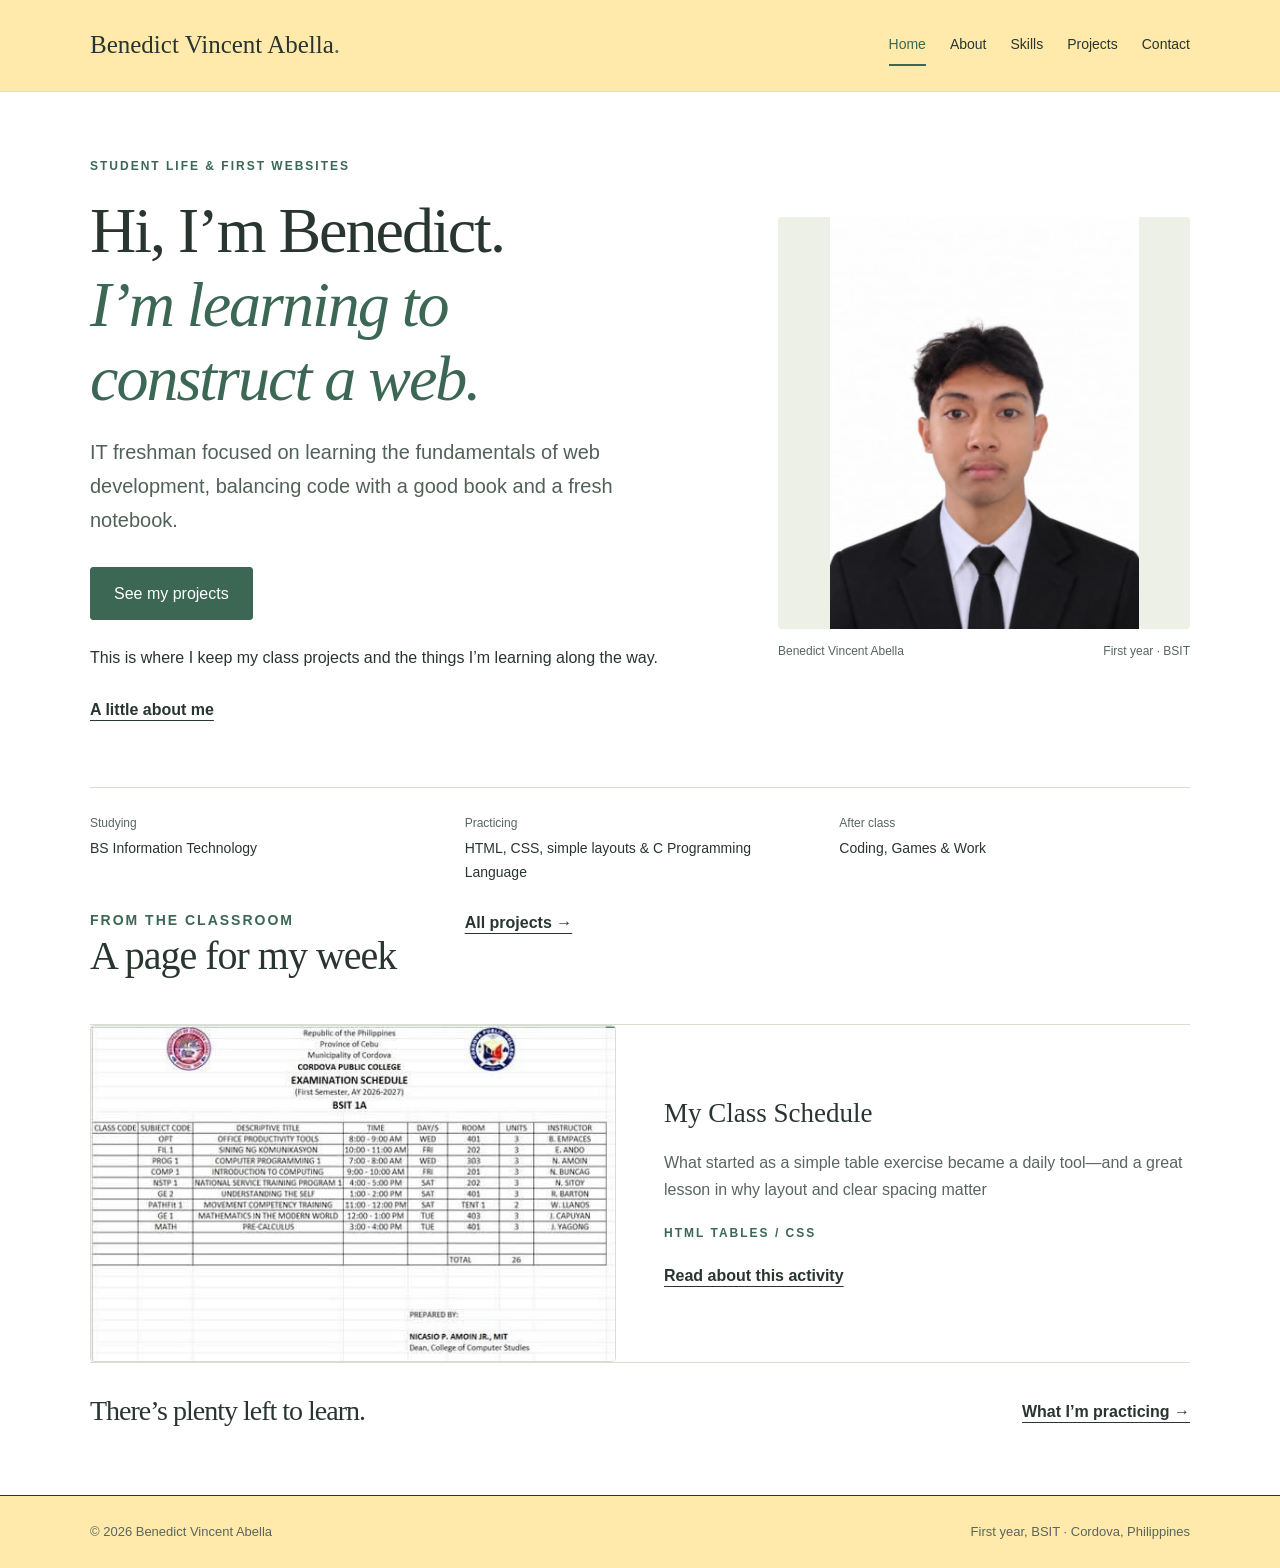
<file: index.html>
<!DOCTYPE html>
<html lang="en">
    <head>
        <meta charset="UTF-8">
        <meta name="viewport" content="width=device-width, initial-scale=1.0">
        <title>Home — Benedict Vincent Abella | Student Portfolio</title>
        <meta
            name="description"
            content="Benedict's first-year BSIT portfolio, with his class performance tasks, everyday interests, and web skills in the making."
        >
        <link rel="stylesheet" href="css/style.css">
    </head>
    <body>
        <a class="skip-link" href="#main">Skip to content</a>
        <header class="site-header">
            <div class="container navbar">
                <a class="brand" href="index.html">Benedict Vincent Abella<span class="muted">.</span></a>
                <nav class="nav-links" aria-label="Main navigation">
                    <a href="index.html" class="active" aria-current="page">Home</a>
                    <a href="about.html">About</a>
                    <a href="skills.html">Skills</a>
                    <a href="projects.html">Projects</a>
                    <a href="contact.html">Contact</a>
                </nav>
            </div>
        </header>
        <main id="main" class="container" tabindex="-1">
            <section class="hero" aria-label="Introduction">
                <div>
                    <p class="eyebrow">Student life &amp; first websites</p>
                    <h1>Hi, I’m Benedict.<br><span>I’m learning to<br>construct a web.</span></h1>
                    <p class="lead">
                        IT freshman focused on learning the fundamentals of web development, balancing code with a good book and a fresh notebook.
                    </p>
                    <p class="muted"></p>
                    <div class="actions">
                        <a class="button" href="projects.html">See my projects</a>This is where I keep my class projects and the things I’m learning along the way. 
                        <a class="text-link" href="about.html">A little about me</a>
                    </div>
                </div>
                <figure class="portrait">
                    <img
                        src="assets\images\Benedict faces.jfif"
                        alt="Benedict's Face"
                        width="600"
                        height="600"
                    >
                    <figcaption><span>Benedict Vincent Abella</span><span>First year · BSIT</span></figcaption>
                </figure>
            </section>
            <div class="semester-strip">
                <p><span>Studying</span>BS Information Technology</p>
                <p><span>Practicing</span>HTML, CSS, simple layouts &amp; C Programming Language</p>
                <p><span>After class</span>Coding, Games &amp; Work
                    <div>
                        <p class="eyebrow">From the classroom</p>
                        <h2 id="recent-title">A page for my week</h2>
                    </div>
                    <a class="text-link" href="projects.html">All projects →</a>
                </div>
                <article class="feature">
                    <img
                        src="assets\images\BSIT 1A Schedule.jfif"   
                        alt="A weekly class schedule with subject names arranged in a simple table"
                        width="800"
                        height="500"
                        loading="lazy"
                    >
                    <div>
                        <h3>My Class Schedule</h3>
                        <p class="muted">
                            What started as a simple table exercise became a daily tool—and a great lesson in why layout and clear spacing matter
                        </p>
                        <p class="eyebrow">HTML tables / CSS</p>
                        <a class="text-link" href="projects.html">Read about this activity</a>
                    </div>
                </article>
            </section>
            <div class="closing">
                <h2>There’s plenty left to learn.</h2>
                <a class="text-link" href="skills.html">What I’m practicing →</a>
            </div>
        </main>
        <footer class="footer">
            <div class="container footer-inner">
                <p>© 2026 Benedict Vincent Abella</p>
                <p>First year, BSIT · Cordova, Philippines</p>
            </div>
        </footer>
    </body>
</html>
</file>
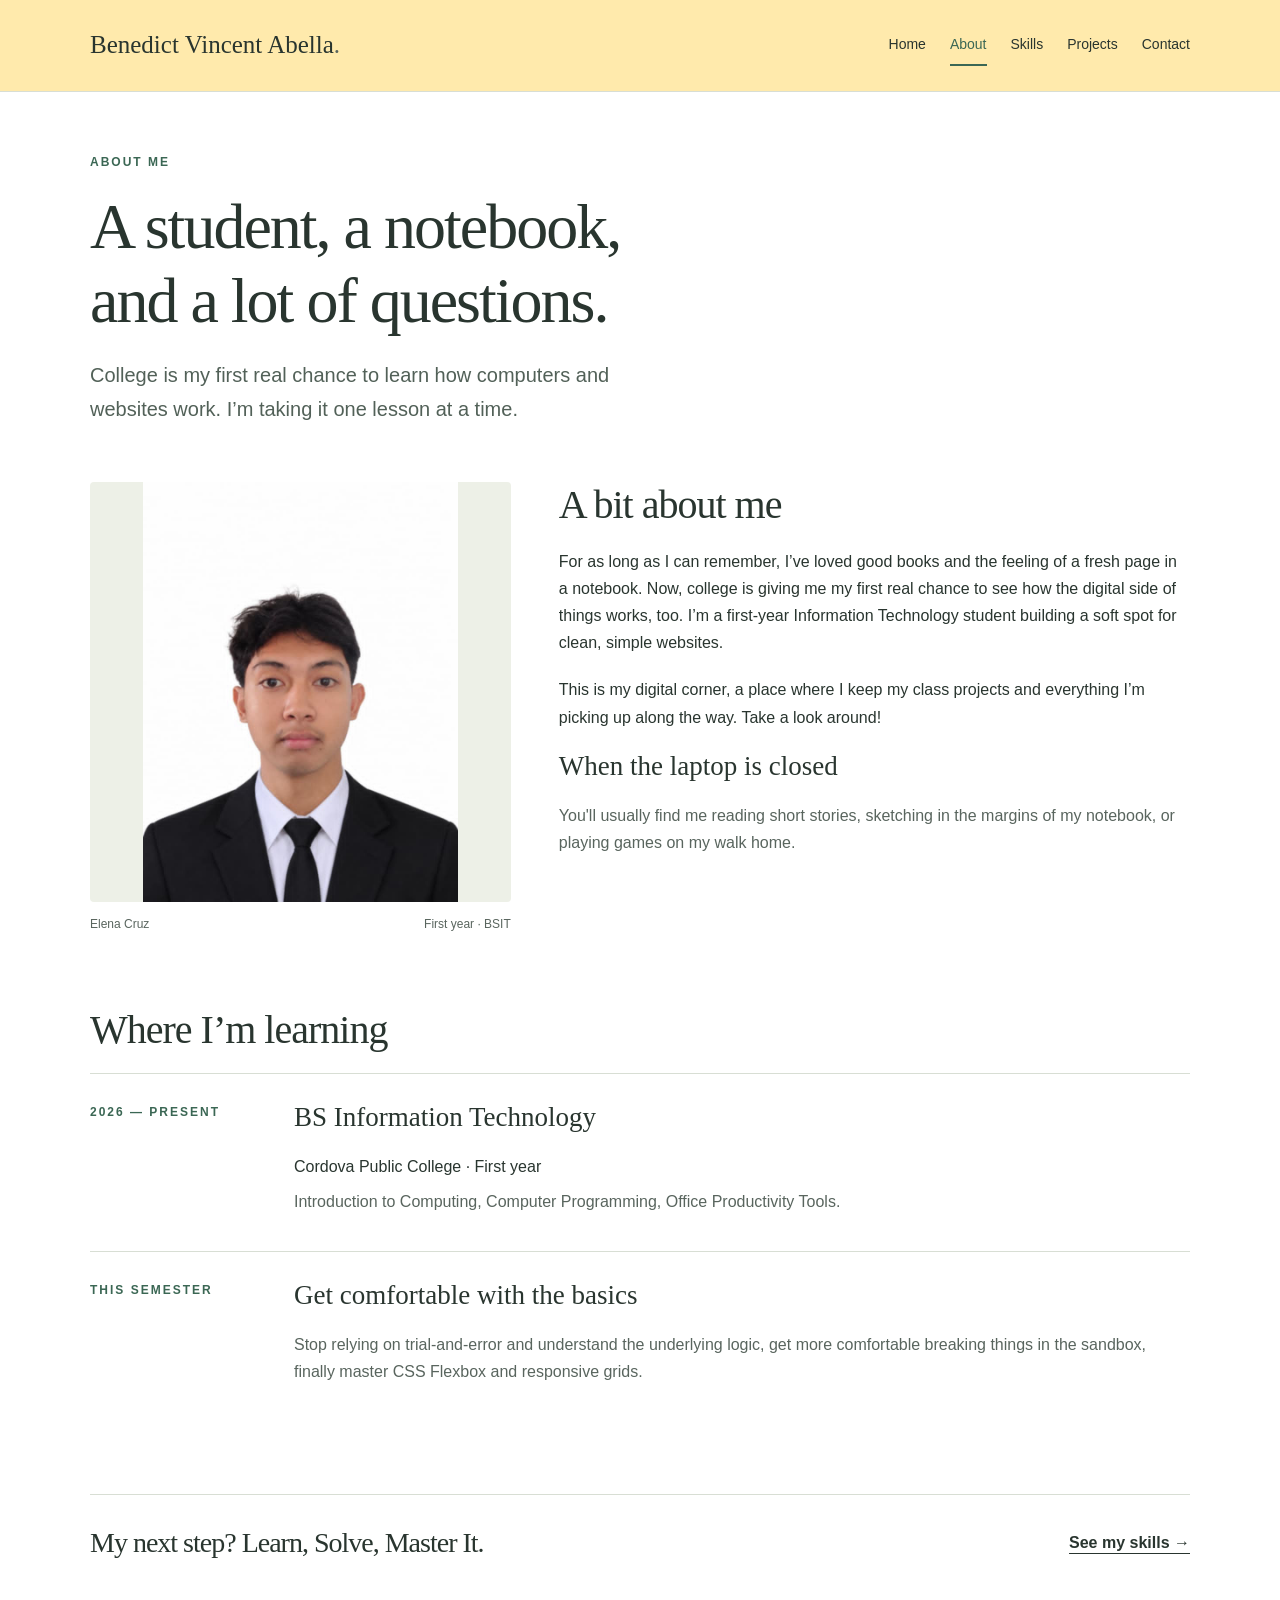
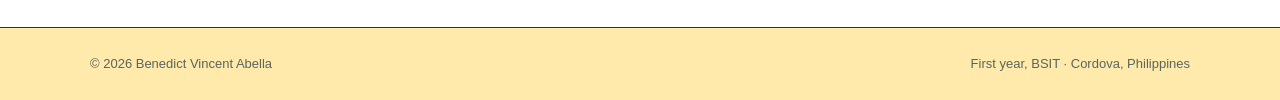
<file: about.html>
<!DOCTYPE html>
<html lang="en">
    <head>
        <meta charset="UTF-8">
        <meta name="viewport" content="width=device-width, initial-scale=1.0">
        <title>About — Benedict Vincent Abella | Student Portfolio</title>
        <meta
            name="description"
            content="Benedict's first-year BSIT portfolio, with his class performance tasks, everyday interests, and web skills in the making."
        >
        <link rel="stylesheet" href="css/style.css">
    </head>
    <body>
        <a class="skip-link" href="#main">Skip to content</a>
        <header class="site-header">
            <div class="container navbar">
                <a class="brand" href="index.html">Benedict Vincent Abella<span class="muted">.</span></a>
                <nav class="nav-links" aria-label="Main navigation">
                    <a href="index.html">Home</a>
                    <a href="about.html" class="active" aria-current="page">About</a>
                    <a href="skills.html">Skills</a>
                    <a href="projects.html">Projects</a>
                    <a href="contact.html">Contact</a>
                </nav>
            </div>
        </header>
        <main id="main" class="container" tabindex="-1">
            <header class="page-intro">
                <p class="eyebrow">About me</p>
                <h1>A student, a notebook,<br>and a lot of questions.</h1>
                <p class="lead">
                    College is my first real chance to learn how computers and websites work. I’m taking it one
                    lesson at a time.
                </p>
            </header>
            <div class="about-grid">
                <figure class="portrait">
                    <img
                        src="assets\images\Benedict faces.jfif"
                        alt="Illustrated avatar of Elena in a cream hoodie and muted-green shirt"
                        width="600"
                        height="600"
                    >
                    <figcaption><span>Elena Cruz</span><span>First year · BSIT</span></figcaption>
                </figure>
                <div>
                    <h2>A bit about me</h2>
                    <p>
                        For as long as I can remember, I’ve loved good books and the feeling of a fresh page in a notebook. 
                        Now, college is giving me my first real chance to see how the digital side of things works, too.
                        I’m a first-year Information Technology student building a soft spot for clean, simple websites.
                    </p>
                    <p>
                        This is my digital corner, a place where I keep my class projects and everything I’m picking up along the way. Take a look around!
                    </p>
                    <h3>When the laptop is closed</h3>
                    <p class="muted">
                        You'll usually find me reading short stories, sketching in the margins of my notebook, or playing games on my walk home.
                    </p>
                </div>
            </div>
            <section class="section" aria-labelledby="education-title">
                <h2 id="education-title">Where I’m learning</h2>
                <div class="education-row">
                    <p class="eyebrow">2026 — Present</p>
                    <div>
                        <h3>BS Information Technology</h3>
                        <p>Cordova Public College · First year</p>
                        <p class="muted">Introduction to Computing, Computer Programming, Office Productivity Tools.</p>
                    </div>
                </div>
                <div class="education-row">
                    <p class="eyebrow">This semester</p>
                    <div>
                        <h3>Get comfortable with the basics</h3>
                        <p class="muted">
                            Stop relying on trial-and-error and understand the underlying logic, get more comfortable breaking things in the sandbox, 
                            finally master CSS Flexbox and responsive grids.
                        </p>
                    </div>
                </div>
            </section>
            <div class="closing">
                <h2>My next step? Learn, Solve, Master It.</h2>
                <a class="text-link" href="skills.html">See my skills →</a>
            </div>
        </main>
        <footer class="footer">
            <div class="container footer-inner">
                <p>© 2026 Benedict Vincent Abella</p>
                <p>First year, BSIT · Cordova, Philippines</p>
            </div>
        </footer>
    </body>
</html>
</file>
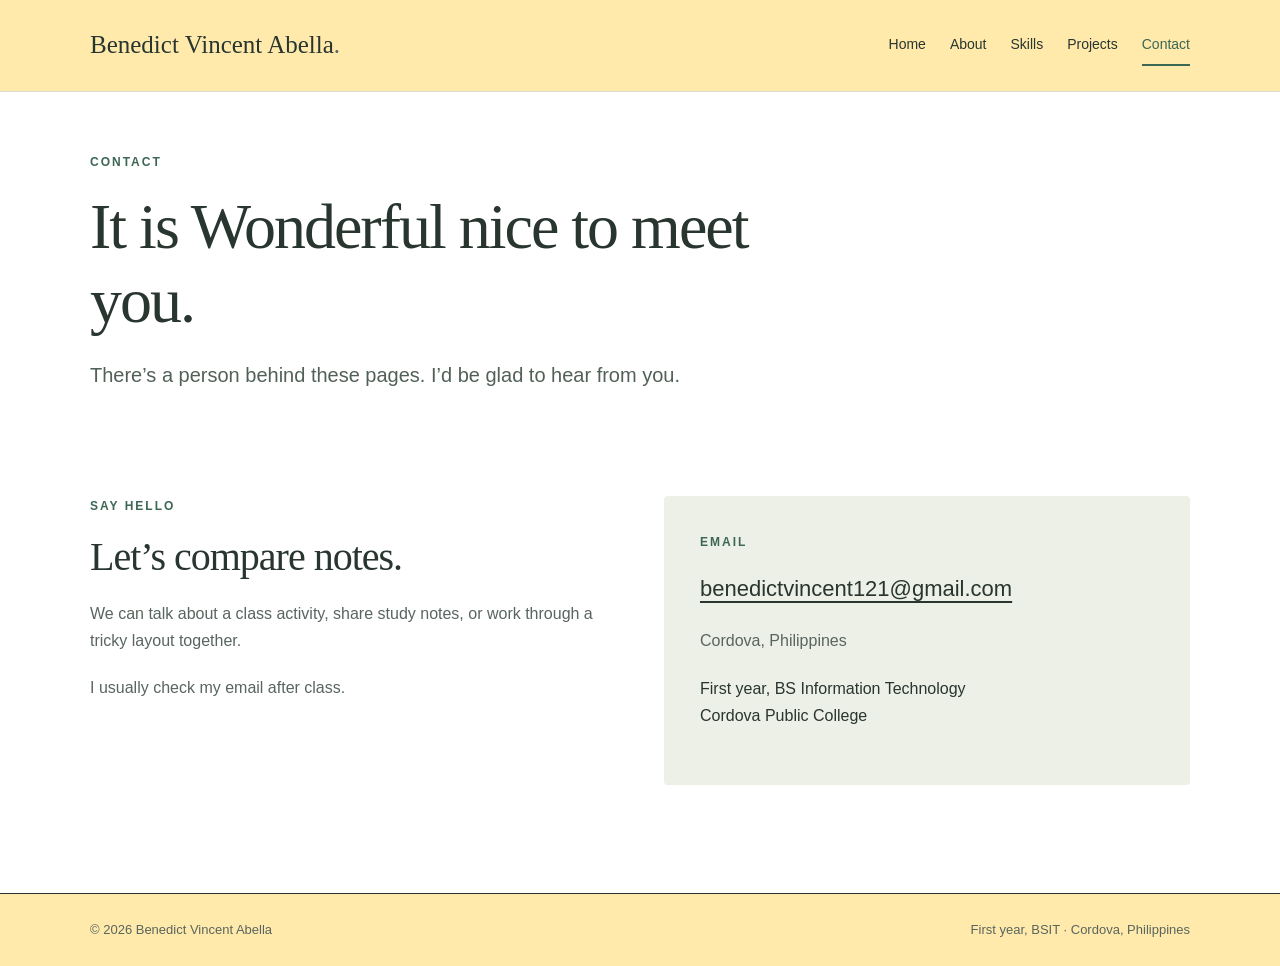
<file: contact.html>
<!DOCTYPE html>
<html lang="en">
    <head>
        <meta charset="UTF-8">
        <meta name="viewport" content="width=device-width, initial-scale=1.0">
        <title>Contact — Benedict Vincent Abella | Student Portfolio</title>
        <meta
            name="description"
            content="Benedict's first-year BSIT portfolio, with his class performance tasks, everyday interests, and web skills in the making."
        >
        <link rel="stylesheet" href="css/style.css">
    </head>
    <body>
        <a class="skip-link" href="#main">Skip to content</a>
        <header class="site-header">
            <div class="container navbar">
                <a class="brand" href="index.html">Benedict Vincent Abella<span class="muted">.</span></a>
                <nav class="nav-links" aria-label="Main navigation">
                    <a href="index.html">Home</a>
                    <a href="about.html">About</a>
                    <a href="skills.html">Skills</a>
                    <a href="projects.html">Projects</a>
                    <a href="contact.html" class="active" aria-current="page">Contact</a>
                </nav>
            </div>
        </header>
        <main id="main" class="container" tabindex="-1">
            <header class="page-intro">
                <p class="eyebrow">Contact</p>
                <h1>It is Wonderful nice to meet you.</h1>
                <p class="lead">There’s a person behind these pages. I’d be glad to hear from you.</p>
            </header>
            <section class="contact-section" aria-label="Contact details">
                <div>
                    <p class="eyebrow">Say hello</p>
                    <h2>Let’s compare notes.</h2>
                    <p class="muted">
                        We can talk about a class activity, share study notes, or work through a tricky layout together.
                    </p>
                    <p class="muted">
                        I usually check my email after class.
                    </p>
                </div>
                <div class="contact-card">
                    <p class="eyebrow">Email</p>
                    <p><a class="email-link" href="mailto:benedictvincent121@gmail.com">benedictvincent121@gmail.com</a></p>
                    <p class="muted">Cordova, Philippines</p>
                    <p>First year, BS Information Technology<br>Cordova Public College</p>
                </div>
            </section>
        </main>
        <footer class="footer">
            <div class="container footer-inner">
                <p>© 2026 Benedict Vincent Abella</p>
                <p>First year, BSIT · Cordova, Philippines</p>
            </div>
        </footer>
    </body>
</html>
</file>
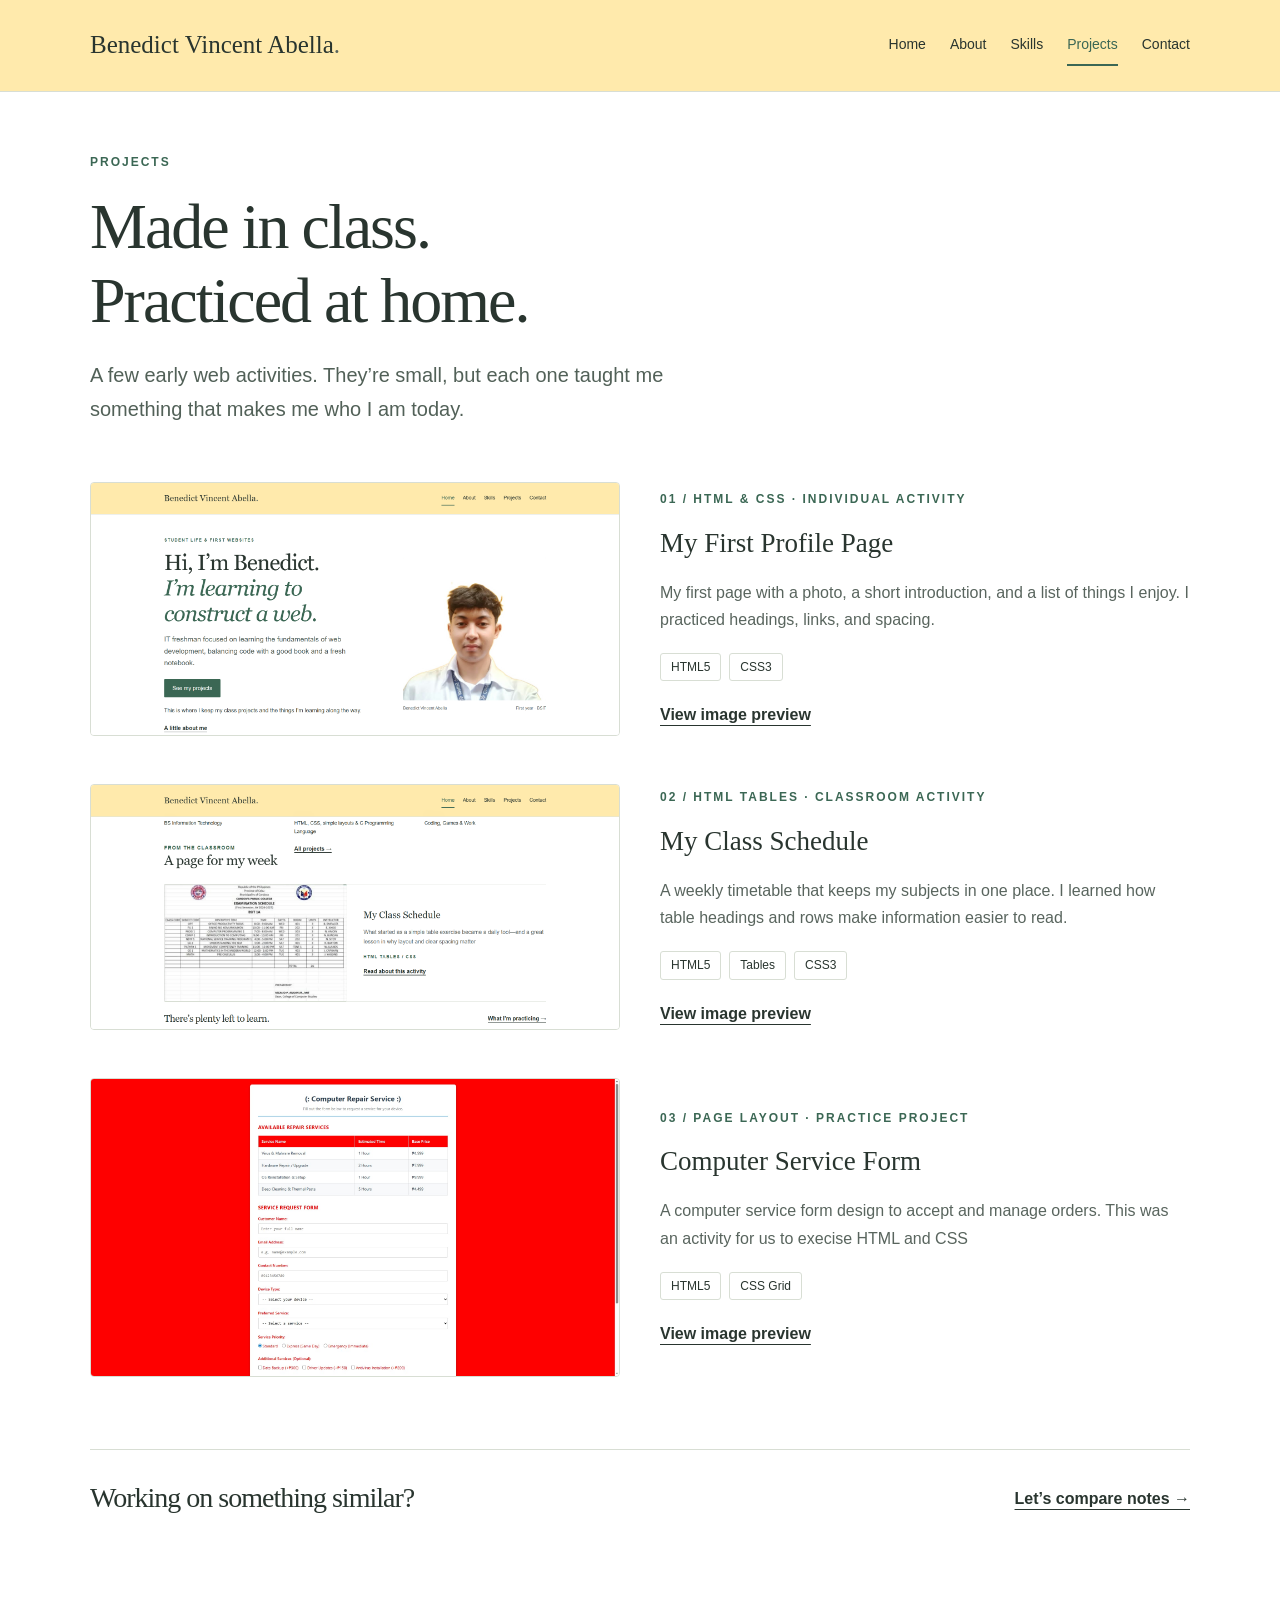
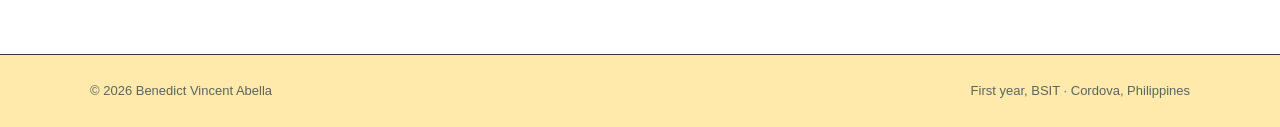
<file: projects.html>
<!DOCTYPE html>
<html lang="en">
    <head>
        <meta charset="UTF-8">
        <meta name="viewport" content="width=device-width, initial-scale=1.0">
        <title>Projects — Benedict Vincent Abella | Student Portfolio</title>
        <meta
            name="description"
            content="Benedict's first-year BSIT portfolio, with his class performance tasks, everyday interests, and web skills in the making."
        >
        <link rel="stylesheet" href="css/style.css">
    </head>
    <body>
        <a class="skip-link" href="#main">Skip to content</a>
        <header class="site-header">
            <div class="container navbar">
                <a class="brand" href="index.html">Benedict Vincent Abella<span class="muted">.</span></a>
                <nav class="nav-links" aria-label="Main navigation">
                    <a href="index.html">Home</a>
                    <a href="about.html">About</a>
                    <a href="skills.html">Skills</a>
                    <a href="projects.html" class="active" aria-current="page">Projects</a>
                    <a href="contact.html">Contact</a>
                </nav>
            </div>
        </header>
        <main id="main" class="container" tabindex="-1">
            <header class="page-intro">
                <p class="eyebrow">Projects</p>
                <h1>Made in class.<br>Practiced at home.</h1>
                <p class="lead">A few early web activities. They’re small, but each one taught me something that makes me who I am today.</p>
            </header>
            <div class="project-list">
                <article class="project-card">
                    <img
                        src="assets\images\1st Page.png"
                        alt="A cream personal profile webpage with an introduction and interests"
                        width="800"
                        height="500"
                        loading="lazy"
                    >
                    <div>
                        <p class="eyebrow">01 / HTML &amp; CSS · Individual activity</p>
                        <h3>My First Profile Page</h3>
                        <p class="muted">
                            My first page with a photo, a short introduction, and a list of things I enjoy. I practiced
                            headings, links, and spacing.
                        </p>
                        <ul class="tags">
                            <li>HTML5</li>
                            <li>CSS3</li>
                        </ul>
                        <a class="text-link" href="assets/images/personal-profile.png">View image preview</a>
                    </div>
                </article>
                <article class="project-card">
                    <img
                        src="assets\images\Class Schedule.png"
                        alt="A weekly class schedule with subject names arranged in a simple table"
                        width="800"
                        height="500"
                        loading="lazy"
                    >
                    <div>
                        <p class="eyebrow">02 / HTML tables · Classroom activity</p>
                        <h3>My Class Schedule</h3>
                        <p class="muted">
                            A weekly timetable that keeps my subjects in one place. I learned how table headings and rows
                            make information easier to read.
                        </p>
                        <ul class="tags">
                            <li>HTML5</li>
                            <li>Tables</li>
                            <li>CSS3</li>
                        </ul>
                        <a class="text-link" href="assets/images/class-schedule.png">View image preview</a>
                    </div>
                </article>
                <article class="project-card">
                    <img
                        src="assets\images\First website.jfif"
                        alt="A simple green and cream cafe menu listing coffee and snacks with prices"
                        width="800"
                        height="500"
                        loading="lazy"
                    >
                    <div>
                        <p class="eyebrow">03 / Page layout · Practice project</p>
                        <h3>Computer Service Form</h3>
                        <p class="muted">
                           A computer service form design to accept and manage orders. This was an activity for us to execise HTML and CSS
                        </p>
                        <ul class="tags">
                            <li>HTML5</li>
                            <li>CSS Grid</li>
                        </ul>
                        <a class="text-link" href="assets/images/cafe-menu.png">View image preview</a>
                    </div>
                </article>
            </div>
            <section class="section">
                <div class="closing">
                    <h2>Working on something similar?</h2>
                    <a class="text-link" href="contact.html">Let’s compare notes →</a>
                </div>
            </section>
        </main>
        <footer class="footer">
            <div class="container footer-inner">
                <p>© 2026 Benedict Vincent Abella</p>
                <p>First year, BSIT · Cordova, Philippines</p>
            </div>
        </footer>
    </body>
</html>
</file>
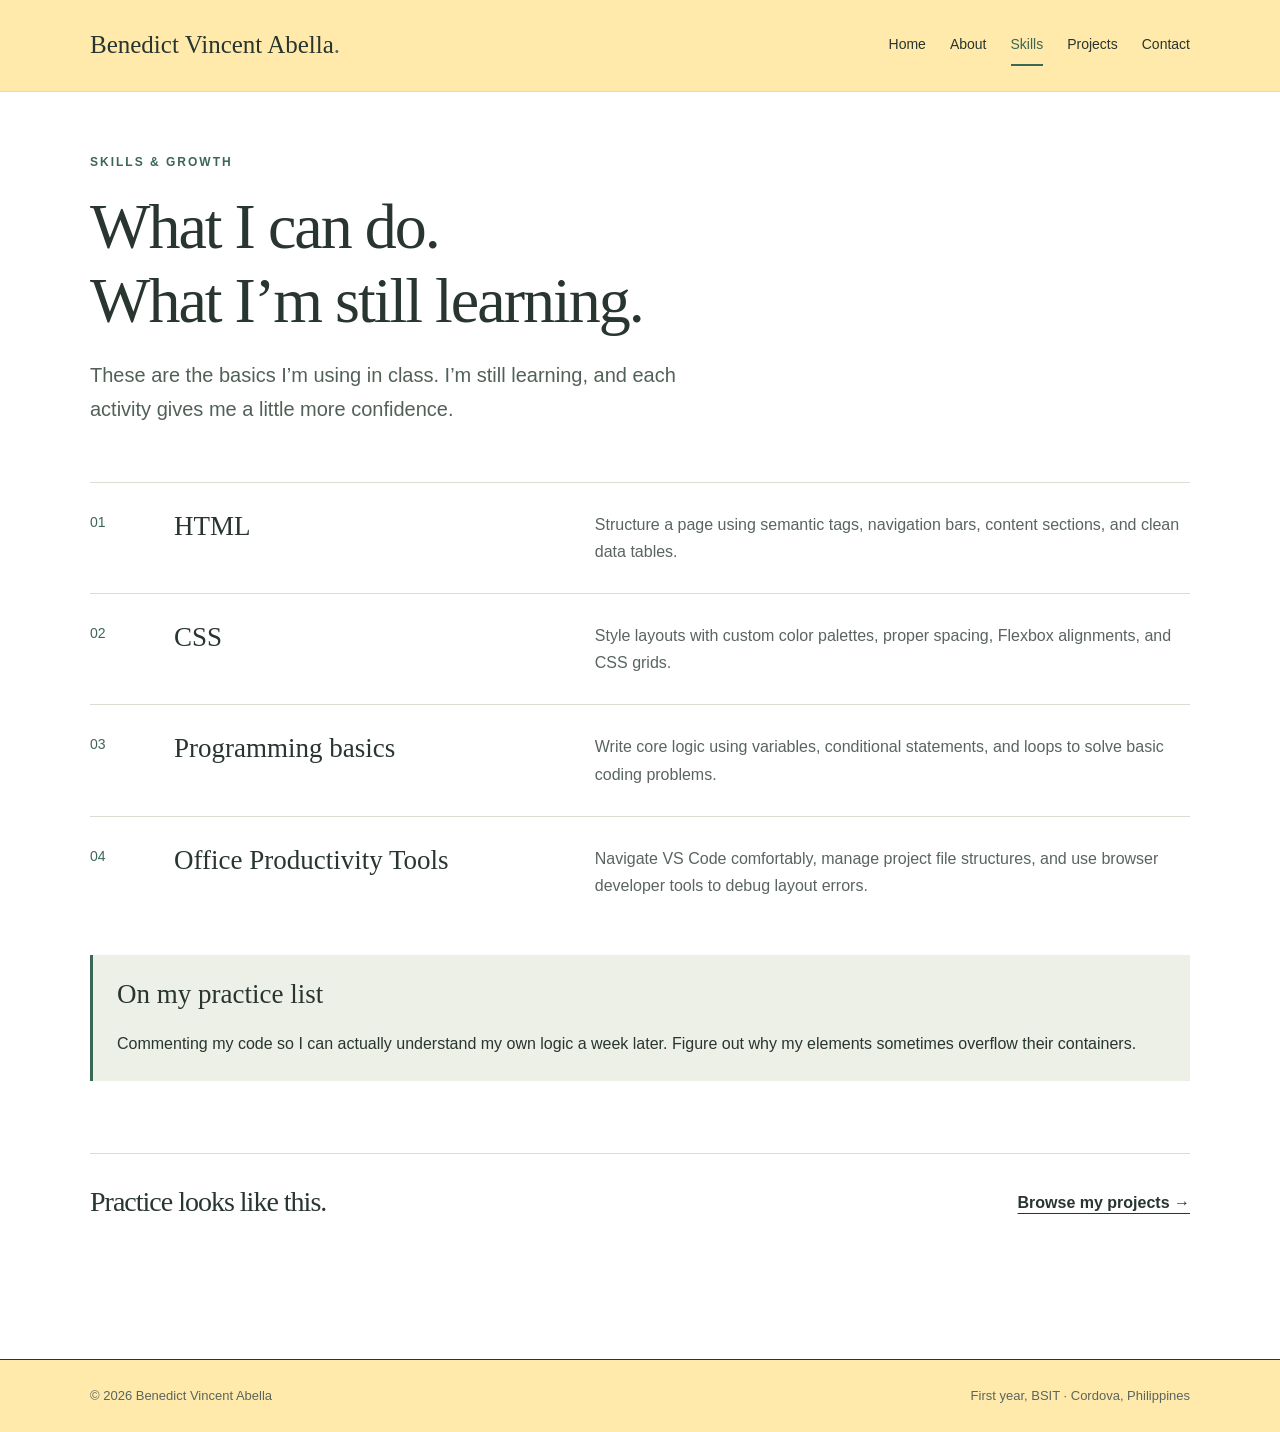
<file: skills.html>
<!DOCTYPE html>
<html lang="en">
    <head>
        <meta charset="UTF-8">
        <meta name="viewport" content="width=device-width, initial-scale=1.0">
        <title>Skills — Benedict Vincent Abella | Student Portfolio</title>
        <meta
            name="description"
            content="Benedict's first-year BSIT portfolio, with his class performance tasks, everyday interests, and web skills in the making."
        >
        <link rel="stylesheet" href="css/style.css">
    </head>
    <body>
        <a class="skip-link" href="#main">Skip to content</a>
        <header class="site-header">
            <div class="container navbar">
                <a class="brand" href="index.html">Benedict Vincent Abella<span class="muted">.</span></a>
                <nav class="nav-links" aria-label="Main navigation">
                    <a href="index.html">Home</a>
                    <a href="about.html">About</a>
                    <a href="skills.html" class="active" aria-current="page">Skills</a>
                    <a href="projects.html">Projects</a>
                    <a href="contact.html">Contact</a>
                </nav>
            </div>
        </header>
        <main id="main" class="container" tabindex="-1">
            <header class="page-intro">
                <p class="eyebrow">Skills &amp; Growth</p>
                <h1>What I can do.<br>What I’m still learning.</h1>
                <p class="lead">
                    These are the basics I’m using in class. I’m still learning, and each activity gives me a little
                    more confidence.
                </p>
            </header>
            <div class="skills-list">
                <article class="skill-row">
                    <span class="skill-number">01</span>
                    <h3>HTML</h3>
                    <p class="muted">
                        Structure a page using semantic tags, navigation bars, content sections, and clean data tables.
                    </p>
                </article>
                <article class="skill-row">
                    <span class="skill-number">02</span>
                    <h3>CSS</h3>
                    <p class="muted">
                        Style layouts with custom color palettes, proper spacing, Flexbox alignments, and CSS grids.
                    </p>
                </article>
                <article class="skill-row">
                    <span class="skill-number">03</span>
                    <h3>Programming basics</h3>
                    <p class="muted">
                        Write core logic using variables, conditional statements, and loops to solve basic coding problems.
                    </p>
                </article>
                <article class="skill-row">
                    <span class="skill-number">04</span>
                    <h3>Office Productivity Tools</h3>
                    <p class="muted">
                        Navigate VS Code comfortably, manage project file structures, and use browser developer tools to debug layout errors.
                </article>
            </div>
            <aside class="note">
                <h3>On my practice list</h3>
                <p>
                    Commenting my code so I can actually understand my own logic a week later. Figure out why my elements sometimes overflow their containers.
                </p>
            </aside>
            <section class="section">
                <div class="closing">
                    <h2>Practice looks like this.</h2>
                    <a class="text-link" href="projects.html">Browse my projects →</a>
                </div>
            </section>
        </main>
        <footer class="footer">
            <div class="container footer-inner">
                <p>© 2026 Benedict Vincent Abella</p>
                <p>First year, BSIT · Cordova, Philippines</p>
            </div>
        </footer>
    </body>
</html>
</file>
<file: css/style.css>
* {
    box-sizing: border-box;
}

html {
    scroll-behavior: smooth;
    scroll-padding-top: 108px;
}

body {
    margin: 0;
    padding-top: 92px;
    background-color: white;
    color: #29352f;
    font-family: Arial, Helvetica, sans-serif;
    line-height: 1.7;
}

.container {
    width: 88%;
    max-width: 1100px;
    margin: 0 auto;
}

img {
    display: block;
    width: 100%;
    height: auto;
}

a {
    color: inherit;
    text-underline-offset: 5px;
    transition: color 0.2s, background-color 0.2s;
}

a:hover {
    color: #3b6754;
}

a:focus-visible {
    outline: 3px solid #3b6754;
    outline-offset: 5px;
}

h1,
h2,
h3 {
    margin: 0 0 20px;
    font-family: Georgia, "Times New Roman", serif;
    font-weight: normal;
    line-height: 1.15;
}

h1 {
    font-size: 64px;
    letter-spacing: -2px;
}

h2 {
    font-size: 40px;
    letter-spacing: -1px;
}

h3 {
    font-size: 27px;
}

p {
    margin: 0 0 20px;
}

.eyebrow {
    margin-bottom: 18px;
    color: #3b6754;
    font-size: 12px;
    font-weight: bold;
    letter-spacing: 2px;
    text-transform: uppercase;
}

.lead {
    max-width: 600px;
    color: #526158;
    font-size: 20px;
}

.muted {
    color: #59655e;
}

.skip-link {
    position: fixed;
    z-index: 1100;
    top: -80px;
    left: 20px;
    padding: 10px 16px;
    background-color: #29352f;
    color: #ffffff;
}

.skip-link:focus {
    top: 10px;
}

.site-header {
    position: fixed;
    top: 0;
    left: 0;
    z-index: 1000;
    width: 100%;
    height: 92px;
    background-color: rgba(255, 233, 168, 0.95);
    backdrop-filter: blur(10px);
    border-bottom: 1px solid #d8ded4;
}

.navbar {
    display: flex;
    justify-content: space-between;
    align-items: center;
    flex-wrap: wrap;
    gap: 20px;
    height: 100%;
    padding: 24px 0;
}

.brand {
    font-family: Georgia, serif;
    font-size: 25px;
    text-decoration: none;
}

.nav-links {
    display: flex;
    flex-wrap: wrap;
    gap: 24px;
}

.nav-links a {
    padding: 8px 0;
    border-bottom: 2px solid transparent;
    font-size: 14px;
    text-decoration: none;
}

.nav-links a:hover,
.nav-links .active {
    border-bottom-color: #3b6754;
    color: #3b6754;
}

.hero {
    display: grid;
    grid-template-columns: 1.2fr 0.8fr;
    align-items: center;
    gap: 70px;
    padding: 64px 0;
}

.hero h1 span {
    color: #3b6754;
    font-style: italic;
}

.portrait {
    margin: 0;
}

.portrait img {
    aspect-ratio: 1;
    object-fit: contain;
    background-color: #edf0e7;
    border-radius: 4px;
}

.portrait figcaption {
    display: flex;
    justify-content: space-between;
    gap: 16px;
    padding-top: 12px;
    color: #59655e;
    font-size: 12px;
}

.actions {
    display: flex;
    align-items: center;
    flex-wrap: wrap;
    gap: 24px;
    margin-top: 30px;
}

.button {
    display: inline-block;
    padding: 12px 23px;
    border: 1px solid #3b6754;
    border-radius: 3px;
    background-color: #3b6754;
    color: #ffffff;
    text-decoration: none;
}

.button:hover {
    background-color: #294c3c;
    color: #ffffff;
}

.text-link {
    font-weight: bold;
}

.semester-strip {
    display: grid;
    grid-template-columns: repeat(3, 1fr);
    gap: 24px;
    padding: 25px 0;
    border-top: 1px solid #d8ded4;
    border-bottom: 1px solid #d8ded4;
}

.semester-strip p {
    margin: 0;
    font-size: 14px;
}

.semester-strip span {
    display: block;
    margin-bottom: 4px;
    color: #59655e;
    font-size: 12px;
}

.section {
    padding: 72px 0;
}

.section-heading {
    display: flex;
    justify-content: space-between;
    align-items: end;
    flex-wrap: wrap;
    gap: 20px;
    margin-bottom: 32px;
}

.section-heading h2 {
    margin: 0;
}

.feature,
.about-grid {
    display: grid;
    grid-template-columns: 1fr 1fr;
    align-items: center;
    gap: 48px;
}

.feature img,
.project-card img {
    border: 1px solid #d8ded4;
    border-radius: 4px;
}

.page-intro {
    max-width: 760px;
    padding: 60px 0 36px;
}

.about-grid {
    align-items: start;
    grid-template-columns: 0.8fr 1.2fr;
}

.note {
    margin-top: 28px;
    padding: 24px;
    border-left: 3px solid #3b6754;
    background-color: #edf0e7;
}

.note p:last-child {
    margin-bottom: 0;
}

.education-row {
    display: grid;
    grid-template-columns: 180px 1fr;
    gap: 24px;
    padding: 28px 0;
    border-top: 1px solid #d8ded4;
}

.education-row p {
    margin-bottom: 8px;
}

.skill-row {
    display: grid;
    grid-template-columns: 60px 1fr 1.5fr;
    gap: 24px;
    padding: 28px 0;
    border-top: 1px solid #d8ded4;
}

.skill-row h3,
.skill-row p {
    margin: 0;
}

.skill-number {
    color: #3b6754;
    font-size: 14px;
}

.project-list {
    display: grid;
    gap: 48px;
}

.project-card {
    display: grid;
    grid-template-columns: 1fr 1fr;
    align-items: center;
    gap: 40px;
}

.tags {
    display: flex;
    flex-wrap: wrap;
    gap: 8px;
    margin: 20px 0;
    padding: 0;
    list-style: none;
}

.tags li {
    padding: 3px 10px;
    border: 1px solid #d8ded4;
    border-radius: 3px;
    font-size: 12px;
}

.contact-section {
    display: grid;
    grid-template-columns: 1fr 1fr;
    gap: 48px;
    padding: 48px 0 72px;
}

.contact-card {
    padding: 36px;
    border-radius: 4px;
    background-color: #edf0e7;
}

.email-link {
    font-size: 22px;
    overflow-wrap: anywhere;
}

.closing {
    display: flex;
    justify-content: space-between;
    align-items: center;
    flex-wrap: wrap;
    gap: 24px;
    padding: 32px 0;
    border-top: 1px solid #d8ded4;
}

.closing h2 {
    margin: 0;
    font-size: 28px;
}

.footer {
    margin-top: 36px;
    border-top: 1px solid ;
    background-color: rgba(255, 233, 168, 0.95);
}

.footer-inner {
    display: flex;
    justify-content: space-between;
    flex-wrap: wrap;
    gap: 12px;
    padding: 25px 0;
    color: #59655e;
    font-size: 13px;
}

.footer p {
    margin: 0;
}

@media (max-width: 768px) {
    h1 {
        font-size: 46px;
    }

    h2 {
        font-size: 34px;
    }

    .navbar {
        gap: 12px;
    }

    .nav-links {
        gap: 20px;
    }

    .hero,
    .feature,
    .about-grid,
    .project-card,
    .contact-section {
        grid-template-columns: 1fr;
        gap: 30px;
    }

    .hero {
        padding: 40px 0;
    }

    .portrait {
        width: 100%;
        max-width: 400px;
    }

    .section {
        padding: 48px 0;
    }

    .semester-strip,
    .education-row,
    .skill-row {
        grid-template-columns: 1fr;
        gap: 12px;
    }

    .page-intro {
        padding-top: 40px;
    }

    .contact-card {
        padding: 24px;
    }
}

@media (max-width: 639px) {
    html {
        scroll-padding-top: 156px;
    }

    body {
        padding-top: 140px;
    }

    .site-header {
        height: 140px;
    }

    .navbar {
        padding: 16px 0;
    }

    .nav-links {
        width: 100%;
    }
}

@media (prefers-reduced-motion: reduce) {
    html {
        scroll-behavior: auto;
    }

    a {
        transition: none;
    }
}
</file>
